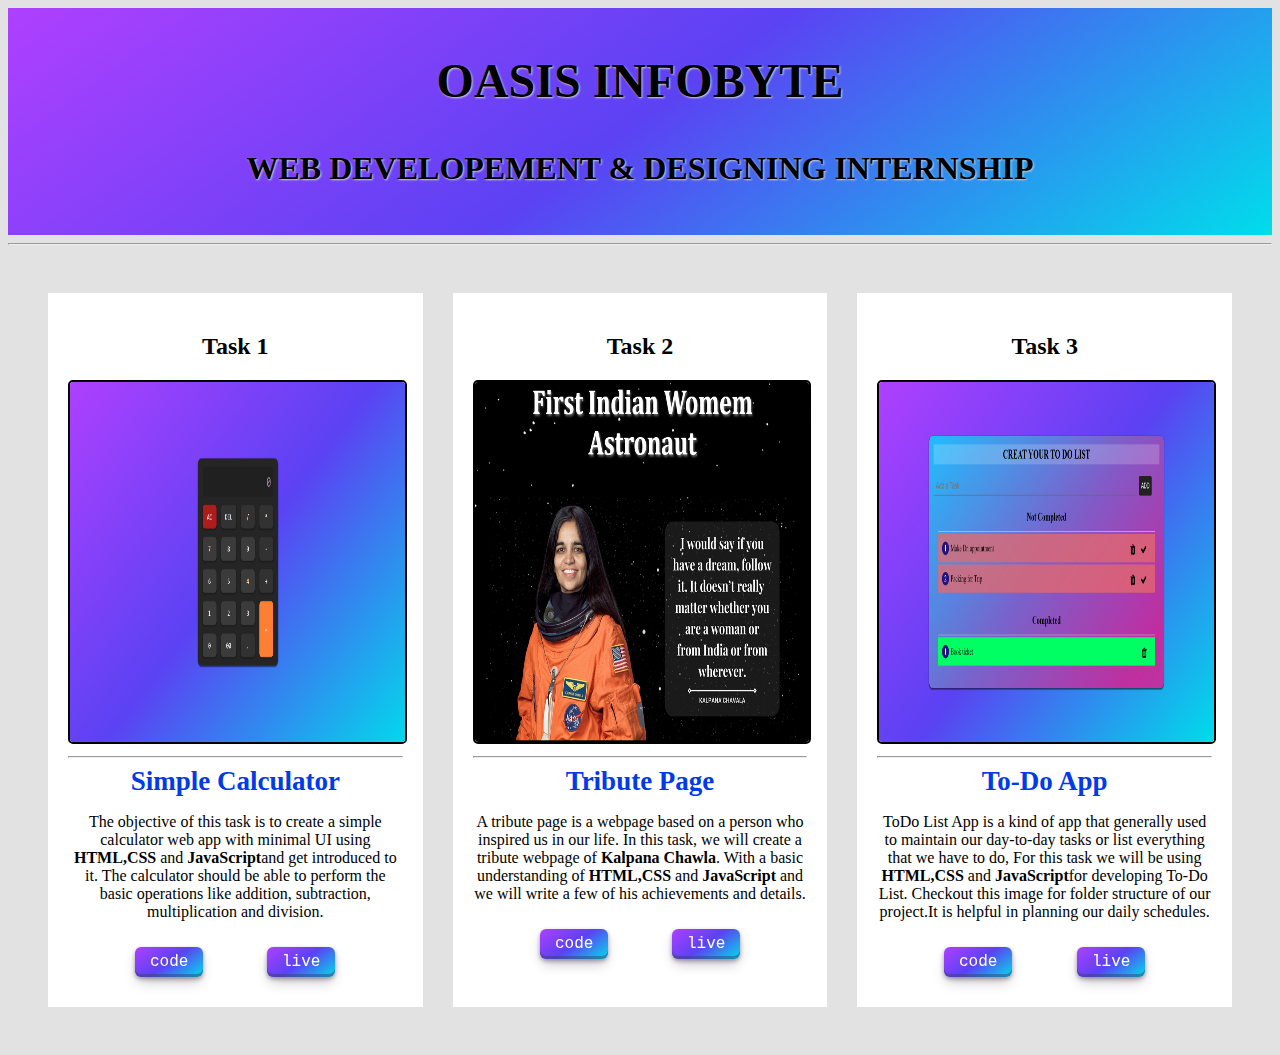
<file: index.html>
<!DOCTYPE html>
<html lang="en">

<head>
    <meta name="viewport" content="width=device-width, initial-scale=1.0" />
    <title>OIBGRIP</title>
    <!-- Google Font -->
    <link href="https://fonts.googleapis.com/css2?family=Roboto+Mono:wght@500&display=swap" rel="stylesheet" />
    <!-- Stylesheet -->
    <link rel="stylesheet" href="style.css" />
</head>

<body>
    <DIV class="heading">
        <h2>OASIS INFOBYTE</h2>
        <h4>WEB DEVELOPEMENT & DESIGNING INTERNSHIP</h4>
    </DIV>
    <hr>
    <div class="project">
        <div class="project1">
            <h2 class="taskn">Task 1</h2>
            <a href="Calculator\calculator.html"><img src="img\calculator.png" alt="" class="project-img"></a>
            <hr>
            <div class="info">
                <div class="title">Simple Calculator</div>
                <p class="details">The objective of this task is to create a simple calculator web app with minimal UI using
                     <b>HTML,CSS</b> and <b> JavaScript</b>and get introduced to it. The calculator should be able to perform
                      the basic operations like addition, subtraction, multiplication and division.</p>
            </div>

            <div class="links">
                <a href="https://github.com/sanjivanee1202041/OIBGRIP.github.io/tree/main/Calculator" class="src">code</a>
                <a href="Calculator\calculator.html" class="live">live</a>
            </div>
        </div>
        <div class="project1">
            <h2 class="taskn">Task 2</h2>
            <a href="Tribute\Tribute.html"><img src="img\Tribute.png" alt="" class="project-img"></a>
            <hr>
            <div class="info">
                <div class="title">Tribute Page
                </div>
                <p class="details">A tribute page is a webpage based on a person who inspired us in our life. In this task, 
                    we will create a tribute webpage of <b>Kalpana Chawla</b>.
                    With a basic understanding of <b>HTML,CSS</b> and <b> JavaScript</b> and we will write a few of his achievements and details.</p>
            </div>

            <div class="links">
                <a href="https://github.com/sanjivanee1202041/OIBGRIP.github.io/tree/main/Tribute" class="src">code</a>
                <a href="Tribute\Tribute.html" class="live">live</a>
            </div>
        </div>
        <div class="project1">
            <h2 class="taskn">Task 3</h2>
            <a href="To-Do app\To-Do.html"><img src="img\To-Do.png" alt="" class="project-img"></a>
            <hr>
            <div class="info">
                <div class="title">To-Do App</div>
                <p class="details">ToDo List App is a kind of app that generally used to maintain our day-to-day tasks or
                     list everything that we have to do, For this task we will be using <b>HTML,CSS</b> and <b> JavaScript</b>for developing To-Do List. 
                     Checkout this image for folder structure of our project.It is helpful in planning our daily schedules.</p>
            </div>

            <div class="links">
                <a href="https://github.com/sanjivanee1202041/OIBGRIP.github.io/tree/main/To-Do%20app" class="src">code</a>
                <a href="To-Do app\To-Do.html" class="live">live</a>
            </div>
        </div>
    </div>

</body>

</html>
</file>
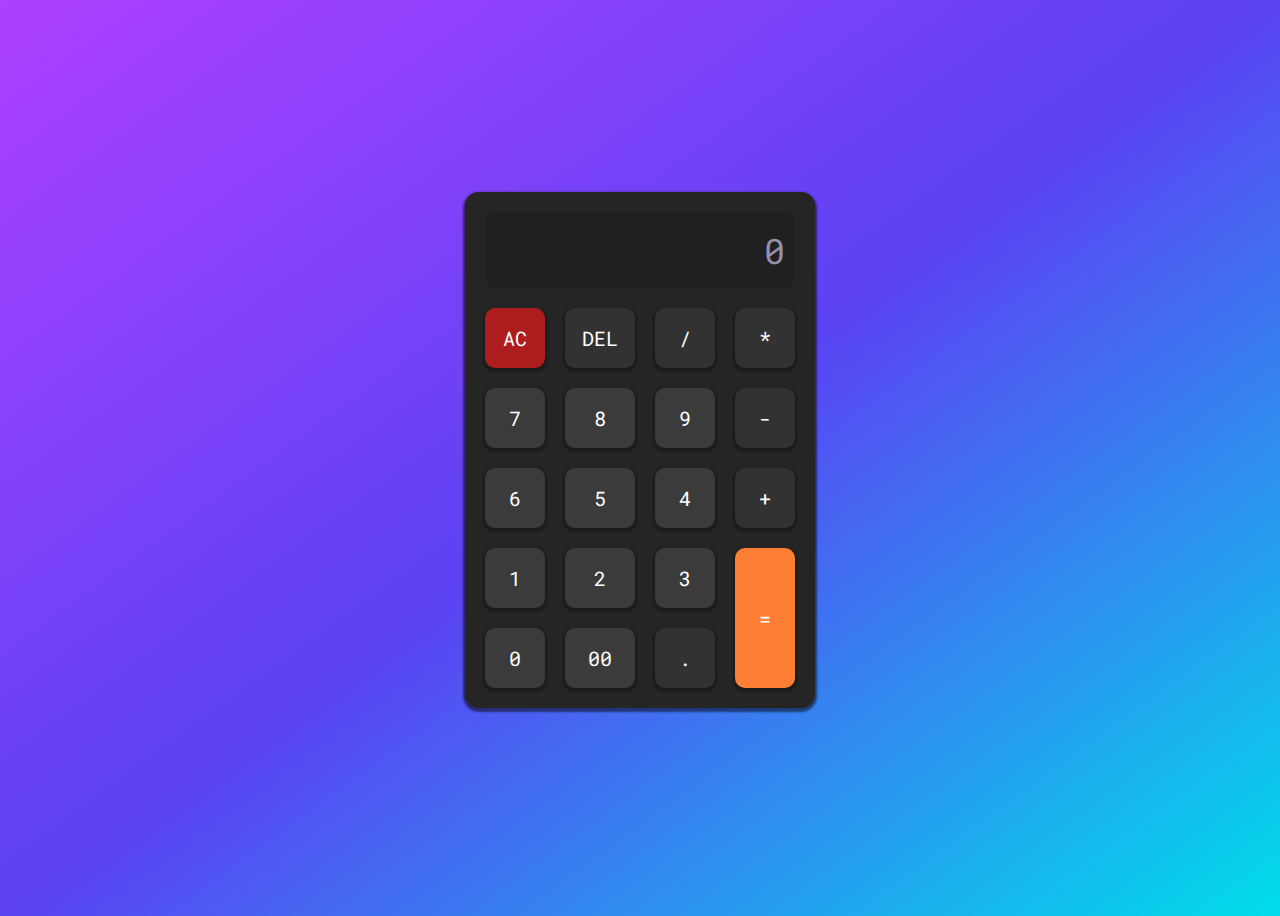
<file: Calculator/calculator.html>
<!DOCTYPE html>
<html lang="en">
  <head>
    <meta name="viewport" content="width=device-width, initial-scale=1.0" />
    <title>Calculator</title>
    <!-- Google Font -->
    <link
      href="https://fonts.googleapis.com/css2?family=Roboto+Mono:wght@500&display=swap"
      rel="stylesheet"
    />
    <!-- Stylesheet -->
    <link rel="stylesheet" href="style.css" />
  </head>
  <body>
    <div class="calculator">
      <div class="display">
        <input type="text" placeholder="0" id="input" disabled />
      </div>
      <div class="buttons">
        <!-- Full Erase -->
        <input type="button" value="AC" id="clear" />
        <!-- Erase Single Value -->
        <input type="button" value="DEL" id="erase" />
        <input type="button" value="/"  id="div" class="input-btn" />
        <input type="button" value="*"   id="mul" class="input-btn" />

        <input type="button" value="7" class="input-btn" />
        <input type="button" value="8" class="input-btn" />
        <input type="button" value="9" class="input-btn" />
        <input type="button" value="-" id="min" class="input-btn" />

        <input type="button" value="6" class="input-btn" />
        <input type="button" value="5" class="input-btn" />
        <input type="button" value="4" class="input-btn" />
        <input type="button" value="+"   id="add" class="input-btn" />

        <input type="button" value="1" class="input-btn" />
        <input type="button" value="2" class="input-btn" />
        <input type="button" value="3" class="input-btn" />

        <input type="button" value="=" id="equal" />
        <input type="button" value="0" class="input-btn" />
        <input type="button" value="00" class="input-btn" />
        <input type="button" value="."  id="dot" class="input-btn" />
      </div>
    </div>
    <!-- Script -->
    <script src="script.js"></script>
  </body>
</html>
</file>
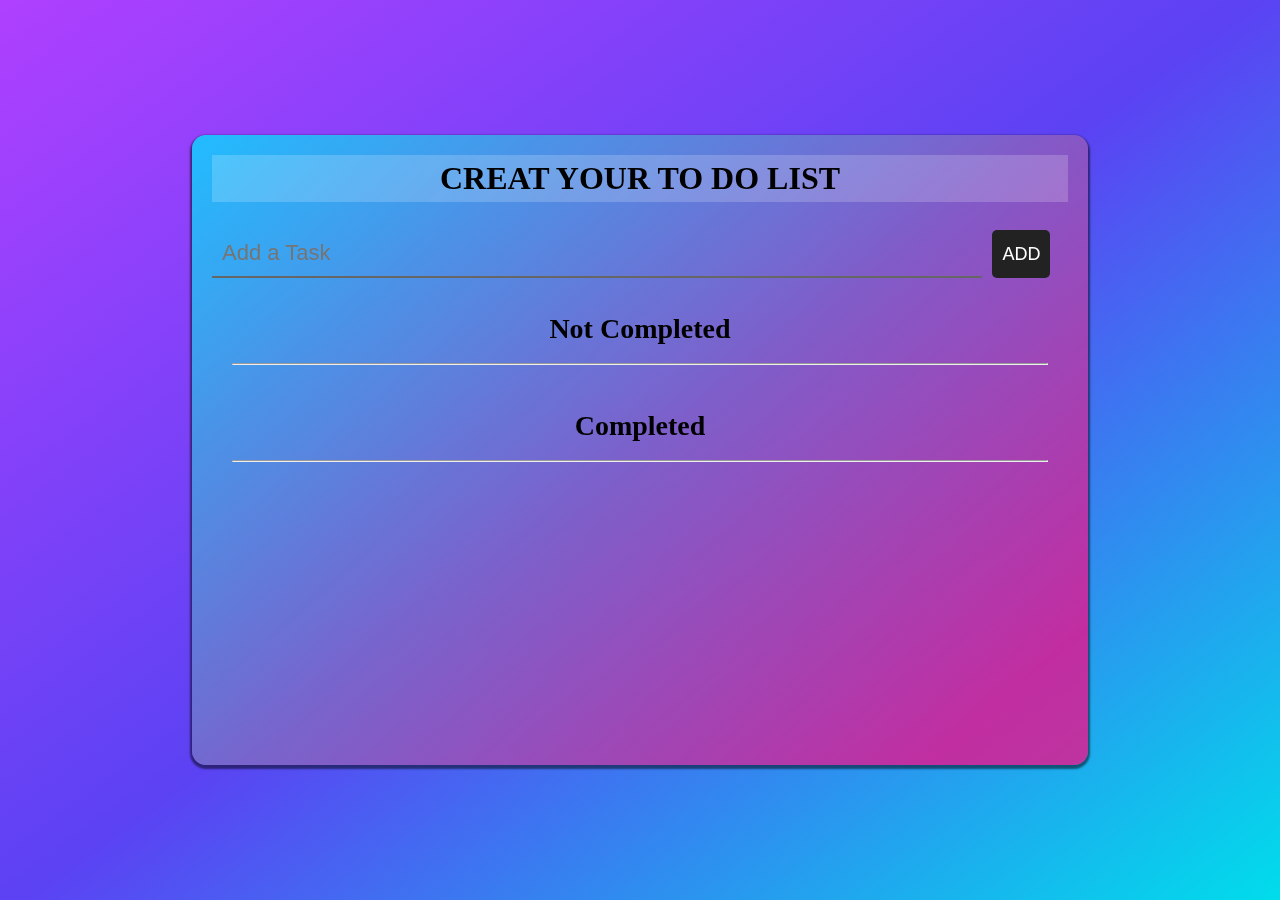
<file: To-Do app/To-Do.html>
<!DOCTYPE html>
<html lang="en">

<head>
  <meta charset="UTF-8">
  <meta http-equiv="X-UA-Compatible" content="IE=edge">
  <meta name="viewport" content="width=device-width, initial-scale=1.0">

  <link href="https://stackpath.bootstrapcdn.com/font-awesome/4.7.0/css/font-awesome.min.css" rel="stylesheet">

  <link rel="stylesheet" href="style.css" />
  <title>To-Do App</title>
</head>

<body>
  <main>
    <div class="container">
      <div class="title">
        <h1>Creat your to do list</h1>
      </div>
      <br>
      <div class="addTask">
        <input  class="task" type="text" placeholder="Add a Task" autofocus >
        <button>Add</button>
      </div>
  
      <ol class="notCompleted">
        <h3>Not Completed</h3>
        <br>
        <hr>
      </ol>
  
      <ol class="Completed">
        <h3>Completed</h3>
        <br>
        <hr>
        
      </ol>
    </div>
  </main>
  

  <Script src="script.js"></Script>
</body>

</html>
</file>
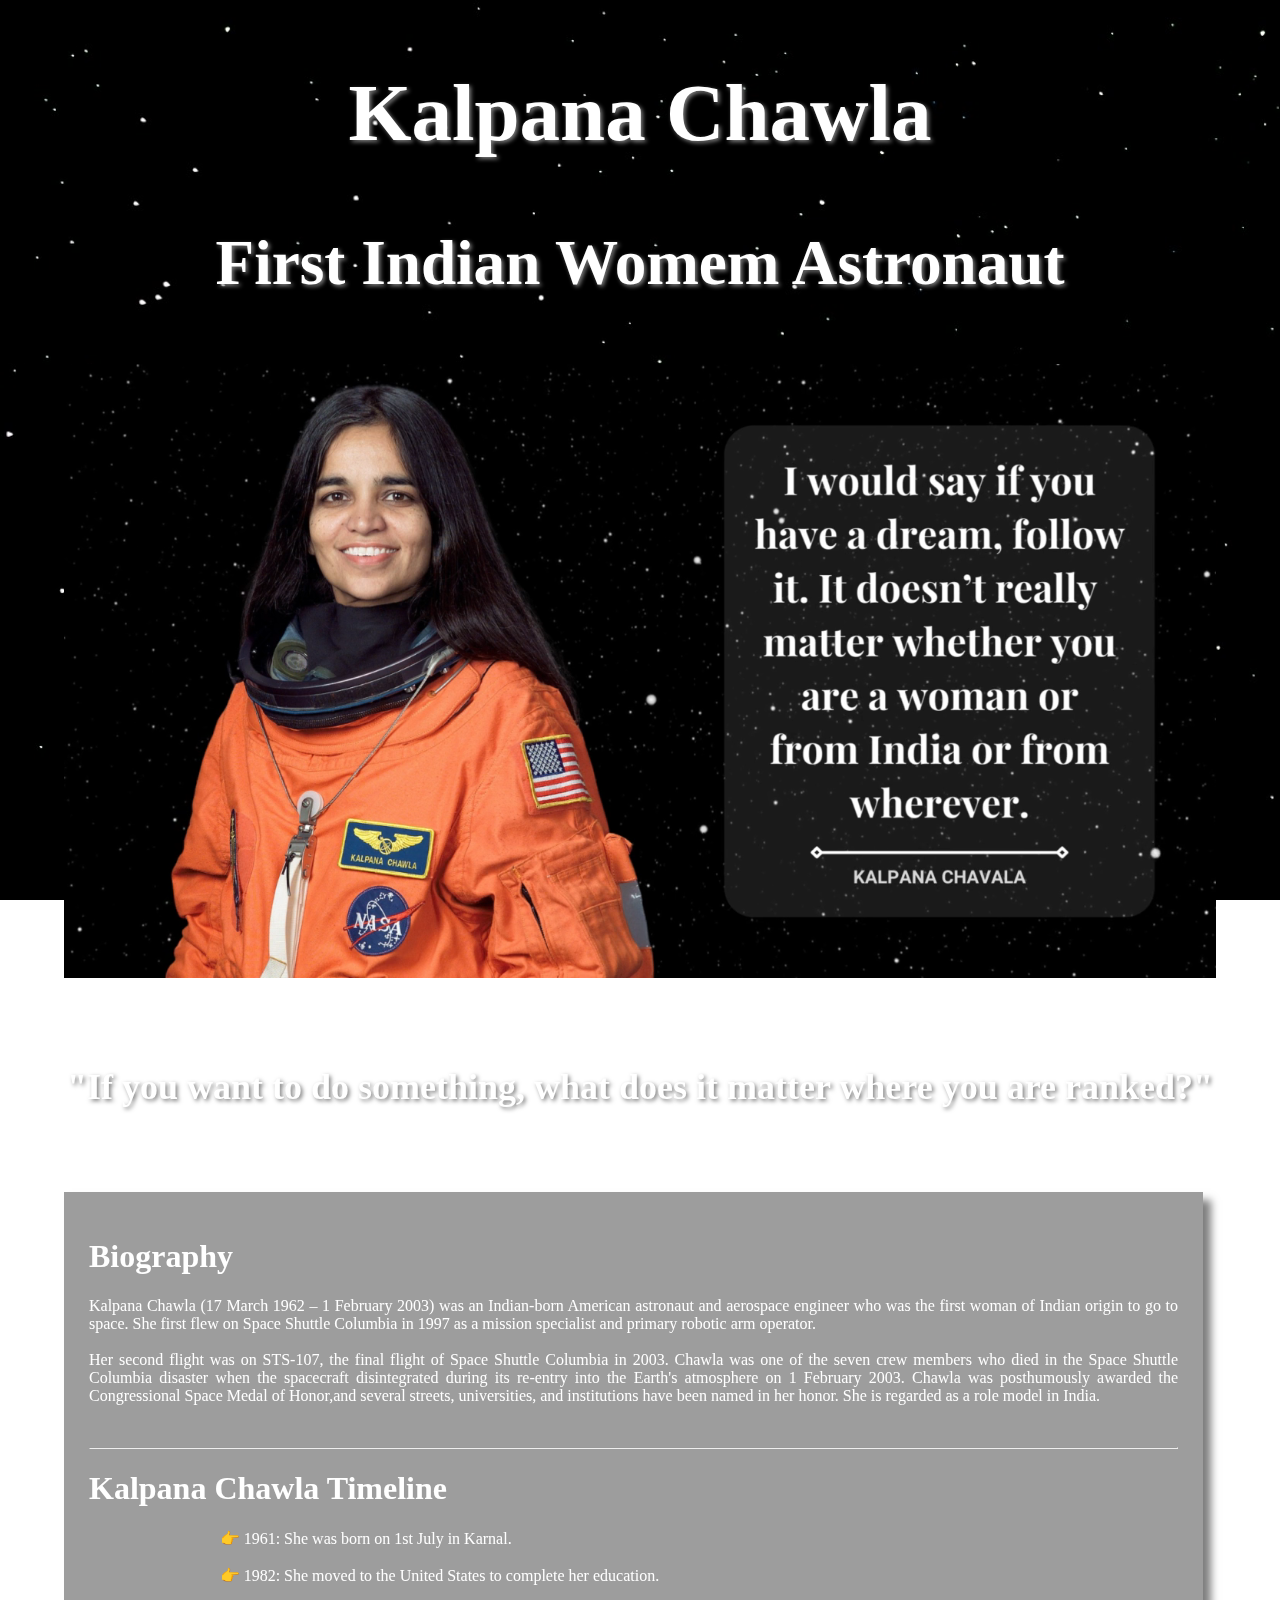
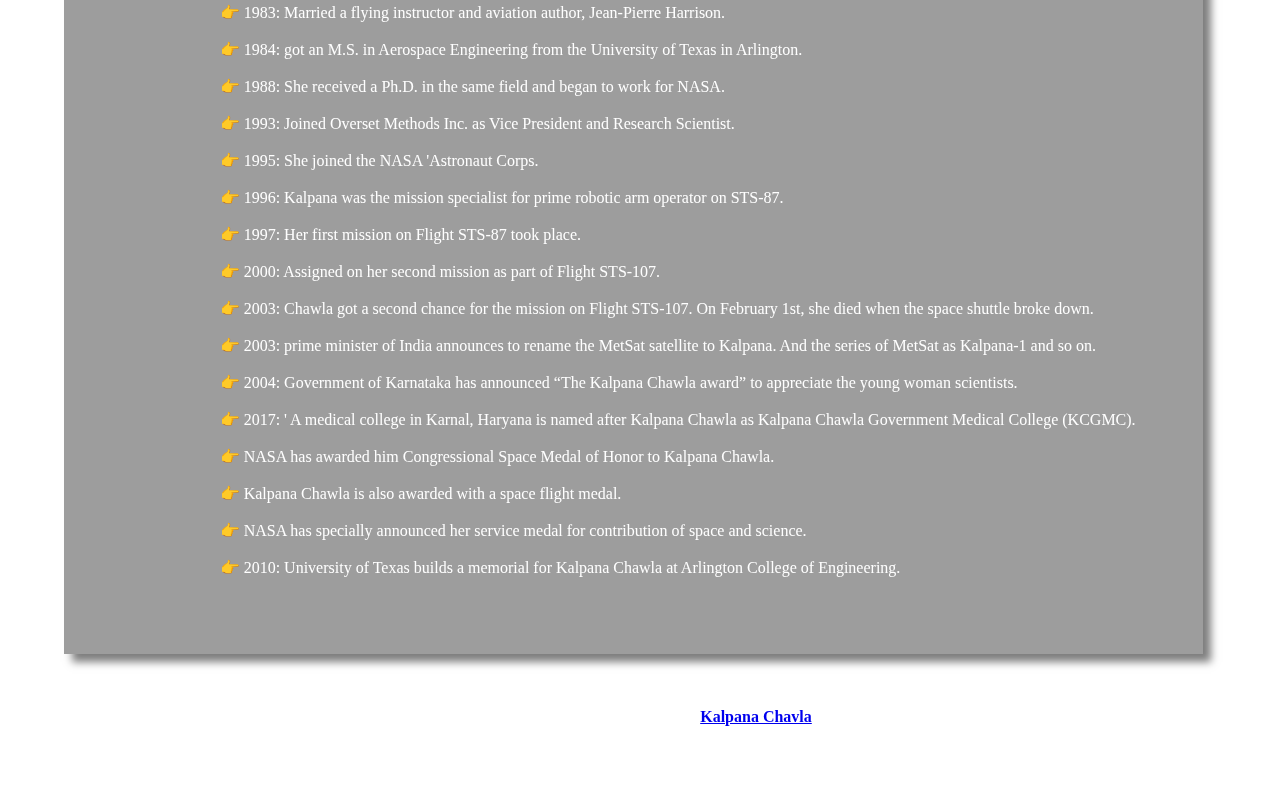
<file: Tribute/Tribute.html>
<!DOCTYPE html>
<html lang="en">

<head>
  <meta name="viewport" content="width=device-width, initial-scale=1.0" />
  <title>Tribute Page</title>

  <!-- Stylesheet -->
  <link rel="stylesheet" href="style.css" />
</head>

<body>
  <main id="main">
    <div class="title">
      <h2>Kalpana Chawla</h2>
      <h3>First Indian Womem Astronaut</h3>
    </div>
    <div class="video">
      <video autoplay loop muted>
        <source src="qwe.mp4" type="video/mp4">
    </div>
    <div>
      <h6>
        "If you want to do something, what does it matter where you are ranked?"
      </h6>
    </div>
    <div class="tribute-data">
      <div>
        <h1 class="data">
          Biography
        </h1>

        <p>
          Kalpana Chawla (17 March 1962 – 1 February 2003) was an Indian-born American astronaut and aerospace engineer
          who was the first woman of Indian origin to go to space. She first flew on Space Shuttle Columbia in 1997 as a
          mission specialist and primary robotic arm operator.
          <br>
          <br>
          Her second flight was on STS-107, the final flight of Space Shuttle Columbia in 2003. Chawla was one of the
          seven crew members who
          died in the Space Shuttle Columbia disaster when the spacecraft disintegrated during its re-entry into the
          Earth's atmosphere on 1 February 2003. Chawla was posthumously awarded the Congressional Space Medal of
          Honor,and several streets, universities, and institutions have been named in her honor. She is regarded as a
          role model in India.
        </p>
        <br>
        <hr>
      </div>


      <div>

        <h1 class="data">
          Kalpana Chawla
          Timeline
        </h1>

        <p class="about">
          👉 1961: She was born on 1st July in Karnal.

          <br><br>
          👉 1982: She moved to the United States to complete her education.

          <br><br>
          👉 1983: Married a flying instructor and aviation author, Jean-Pierre Harrison.


          <br><br>
          👉 1984: got an M.S. in Aerospace Engineering from the University of Texas in Arlington.


          <br><br>
          👉 1988: She received a Ph.D. in the same field and began to work for NASA.


          <br><br>
          👉 1993: Joined Overset Methods Inc. as Vice President and Research Scientist.

          <br><br>
          👉 1995: She joined the NASA 'Astronaut Corps.

          <br><br>
          👉 1996: Kalpana was the mission specialist for prime robotic arm operator on STS-87.

          <br><br>
          👉 1997: Her first mission on Flight STS-87 took place.

          <br><br>
          👉 2000: Assigned on her second mission as part of Flight STS-107.

          <br><br>
          👉 2003: Chawla got a second chance for the mission on Flight STS-107. On February 1st, she died when the
          space
          shuttle broke down.

          <br><br>
          👉 2003: prime minister of India announces to rename the MetSat satellite to Kalpana. And the series of MetSat
          as Kalpana-1 and so on.

          <br><br>
          👉 2004: Government of Karnataka has announced “The Kalpana Chawla award” to appreciate the young woman
          scientists.

          <br><br>
          👉 2017: '
          A medical college in Karnal, Haryana is named after Kalpana Chawla as Kalpana Chawla Government Medical
          College (KCGMC).


          <br><br>
          👉 NASA has awarded him Congressional Space Medal of Honor to Kalpana Chawla.


          <br><br>
          👉 Kalpana Chawla is also awarded with a space flight medal.

          <br><br>
          👉 NASA has specially announced her service medal for contribution of space and science.
          <br><br>

          👉 2010: University of Texas builds a memorial for Kalpana Chawla at Arlington College of Engineering.
          <br><br>



        </p>


      </div>
      <br>

    </div>
    <footer>
      <br><br><br>
      For more information, click here @
      <a class="tribute-link" href="https://en.wikipedia.org/wiki/Kalpana_Chawla">
        <b> Kalpana Chavla </b>


      </a>
    </footer>
  </main>

</body>
</html>
</file>
<file: style.css>
body {
    background-color: #6060602e;
}

.heading {
    font-family: 'Times New Roman', Times, serif;
    padding: 5px;
    font-size: xx-large;
    text-align: center;
    background-image: linear-gradient(144deg, #AF40FF, #5B42F3 50%, #00DDEB);
    text-shadow: 1px 1px 2px #d3d3d3;

}

.project {
    display: inline-grid;
    grid-template-columns: 30vw 30vw 30vw;
    gap: 20px 30px;
    padding: 40px;
    text-align: center;
    height: auto;
}



@media (min-width:200px) {
    .project {
        grid-template-columns: repeat(1, 1fr);
      
    }

}

@media (min-width:900px) {
    .project {
        grid-template-columns: repeat(3, 1fr);
     
    }

}

.project1 {
    background-color: #ffffff;
    padding: 20px;

}

.taskn {
    font-family: 'Times New Roman', Times, serif;



}

.project-img {
    width: 100%;
    height: 40vh;
    border-radius: 5px;
    border-style: solid;
    border-color: #000000;
    border-width: 2px;
}

.project-img:hover {
    box-shadow: rgba(45, 35, 66, .4) 0 4px 8px, rgba(45, 35, 66, .3) 0 7px 13px -3px, #3c4fe0 0 -3px 0 inset;
    transform: translateY(-2px);
}

.title {
    font-weight: bolder;
    font-size: 27px;
    color: #003ae9;


}

.src:hover,
.live:hover {
    box-shadow: rgba(45, 35, 66, .4) 0 4px 8px, rgba(45, 35, 66, .3) 0 7px 13px -3px, #3c4fe0 0 -3px 0 inset;
    transform: translateY(-2px);
}

.src ,
.live {
    display: flex;
    align-items: center;
    appearance: none;
    background-image: linear-gradient(144deg, #AF40FF, #5B42F3 50%, #00DDEB);
    border: 0;
    border-radius: 6px;
    box-shadow: rgba(45, 35, 66, .4) 0 2px 4px, rgba(45, 35, 66, .3) 0 7px 13px -3px, rgba(58, 65, 111, .5) 0 -3px 0 inset;
    box-sizing: border-box;
    color: #fff;
    cursor: pointer;
    display: inline-flex;
    font-family: "JetBrains Mono", monospace;
    height: 30px;
    justify-content: center;
    line-height: 1;
    list-style: none;
    overflow: hidden;
    padding: 15px;
    position: relative;
    text-align: left;
    text-decoration: none;
    transition: box-shadow .15s, transform .15s;
    user-select: none;
    -webkit-user-select: none;
    touch-action: manipulation;
    white-space: nowrap;
    will-change: box-shadow, transform;
    font-size: 16px;
    margin: 10px 30px;

}

.src:focus ,
.live:focus {
    box-shadow: #3c4fe0 0 0 0 1.5px inset, rgba(45, 35, 66, .4) 0 2px 4px, rgba(45, 35, 66, .3) 0 7px 13px -3px, #3c4fe0 0 -3px 0 inset;
}

.src:active,
.live:active {
    box-shadow: #3c4fe0 0 3px 7px inset;
    transform: translateY(2px);
}
</file>
<file: Calculator/style.css>
* {

  box-sizing: border-box;
  font-family: "Roboto Mono", monospace;

}

body {
  
  height: 100vh;
  /* background-image: linear-gradient(to left top, #3a4f89, #344572, #2e3b5b, #293144, #24272f); */
  background-repeat: no-repeat;
  background-size: cover;
  background-image: linear-gradient(144deg, #AF40FF, #5B42F3 50%, #00DDEB);

}

.calculator {
  width: 350px;
  background-color: #252525;
  padding: 20px 20px;
  position: absolute;
  transform: translate(-50%, -50%);
  top: 50%;
  left: 50%;
  border-radius: 14px;
  border: 2px;
  box-shadow: 0px 2px 2px 2px rgba(0, 0, 0, 0.5);

}

.display {
  width: 100%;
}

.display input {
  width: 100%;
  padding: 15px 10px;
  text-align: right;
  border: none;
  background-color: #202020;
  color: #ffffff;
  font-size: 35px;
  border-radius: 10px;

}

.display input::placeholder {
  color: #9490ac;

}

.buttons {
  display: grid;
  grid-template-columns: repeat(4, 1fr);
  grid-gap: 20px;
  margin-top: 20px;
}

.buttons input[type="button"] {
  font-size: 20px;
  padding: 17px;
  border: none;
  background-color: #3b3b3b;
  color: #ffffff;
  cursor: pointer;
  border-radius: 10px;
  box-shadow: 0px 2px 2px 2px #1b1b1b;


}

.buttons input[type="button"]:hover {
  box-shadow: 0px 2px 2px 2px #434345;
  background-color: #323232;

}

input[type="button"]#equal {
  grid-row: span 2;
  background-color: #fe7e34;
  border-radius: 10px;

}

input[type="button"]#erase,
#clear,
#div,
#mul,
#add,
#dot,
#min {
  background-color: #323232;

}

input[type="button"]#clear {
  background-color: #ae1d1d;

}
</file>
<file: To-Do app/style.css>
* {
	margin: 0;
	padding: 0;
	box-sizing: border-box;

}

body {
	height: 100vh;
	background-image: linear-gradient(144deg, #AF40FF, #5B42F3 50%, #00DDEB);

}

.container {
	width: 70vw;
	height: 70vh;
	background: #03dfff;
	background: linear-gradient(139deg, #03ddffcb 0%, #ff0381b6 90%);
	padding: 20px;
	position: fixed;
	transform: translate(-50%, -50%);
	top: 50%;
	left: 50%;
	border-radius: 14px;
	border: 2px;
	box-shadow: 0px 2px 2px 2px rgba(0, 0, 0, 0.5);

}

.title {
	text-align: center;
	border: 1px;
	background: rgba(255, 255, 255, 0.19);
	padding: 5px;
	box-sizing: border-box;
	width: 100%;
	text-transform: uppercase;

}

.addTask {
	width: 100%;
	display: flex;
	padding: 10px 0;
}

.addTask>input[type="text"] {
	width: 90%;
	color: #333;
	border: none;
	border-bottom: 2px solid #666;
	background: none;
	padding: 10px;
	font-size: 22px;
	outline: none;
}

.addTask button {
	margin: 0 10px;
	background: #222;
	color: #fff;
	font-size: 18px;
	text-transform: uppercase;
	padding: 10px;
	border: none;
	outline: none;
	border-radius: 5px;
	cursor: pointer;
}

.notCompleted,
.Completed {
	margin: 5px 0;
	padding: 20px;
}

h3 {
	font-size: 28px;
	text-align: center;
}

ol {
	list-style: none;
	counter-reset: my-counter;
}

ol li {
	width: 100%;
	padding: 18px;
	margin: 5px 0;
	background: #e96969bb;
	font-size: 22px;
	counter-increment: my-counter;
}

ol.Completed li {
	background: #00ff62;
}

ol li::before {
	content: counter(my-counter);
	background: #231381;
	width: 2rem;
	height: 2rem;
	border-radius: 50%;
	display: inline-block;
	line-height: 2rem;
	text-align: center;
	color: #fff;
	margin-right: 0.5rem;
}

li button {
	float: right;
	padding: 5px;
	font-size: 28px;
	line-height: 28px;
	margin-right: 15px;
	background: none;
	border: none;
	outline: none;
	cursor: pointer;
}
</file>
<file: Tribute/style.css>
HTML {
  background-image: url("back-img.jpg");
  background-attachment: fixed;
  background-repeat: no-repeat;
  width: 100%;
  height: auto;
  background-size: cover;
}


.title {
  text-align: center;
  text-shadow: 2px 2px 4px #7e7e7e;
  font-size: 6vh;
  font-family: Cambria, Cochin, Georgia, Times, 'Times New Roman', serif;
  color: white;
}

h6 {
  text-align: center;
  text-shadow: 2px 2px 4px #7e7e7e;
  font-size: 4vh;
  font-family: Cambria, Cochin, Georgia, Times, 'Times New Roman', serif;
  color: white;
}

body {
  margin: 5%;
}

video {
  display: inline-block;
  width: 100%;
}

.caption {
  text-align: center;
  font-size: 17px;
  font-style: italic;
  font-family: Cambria, Cochin, Georgia, Times, 'Times New Roman', serif;
  color: black;
}

.tribute-data {
  background-color: rgba(65, 64, 64, 0.515);
  box-shadow: 8px 8px 8px #7e7e7e;
  font-family: Cambria, Cochin, Georgia, Times, 'Times New Roman', serif;
  padding: 25px 25px;
  margin-right: 13px;
  margin-top: 50px;
  text-align: justify;
  color: #ffffff;

}


.about {
  margin-left: 12%;
}

footer {
  text-decoration: none;
  color: rgb(255, 255, 255);
  text-align: center;
}

body::before {
  content: '';
  position: fixed;
  top: 0;
  left: 0;
  height: 100%;
  width: 100%;
  z-index: -1;
  background-size: cover;
  background-repeat: no-repeat;
  background-position: center;
}
</file>
